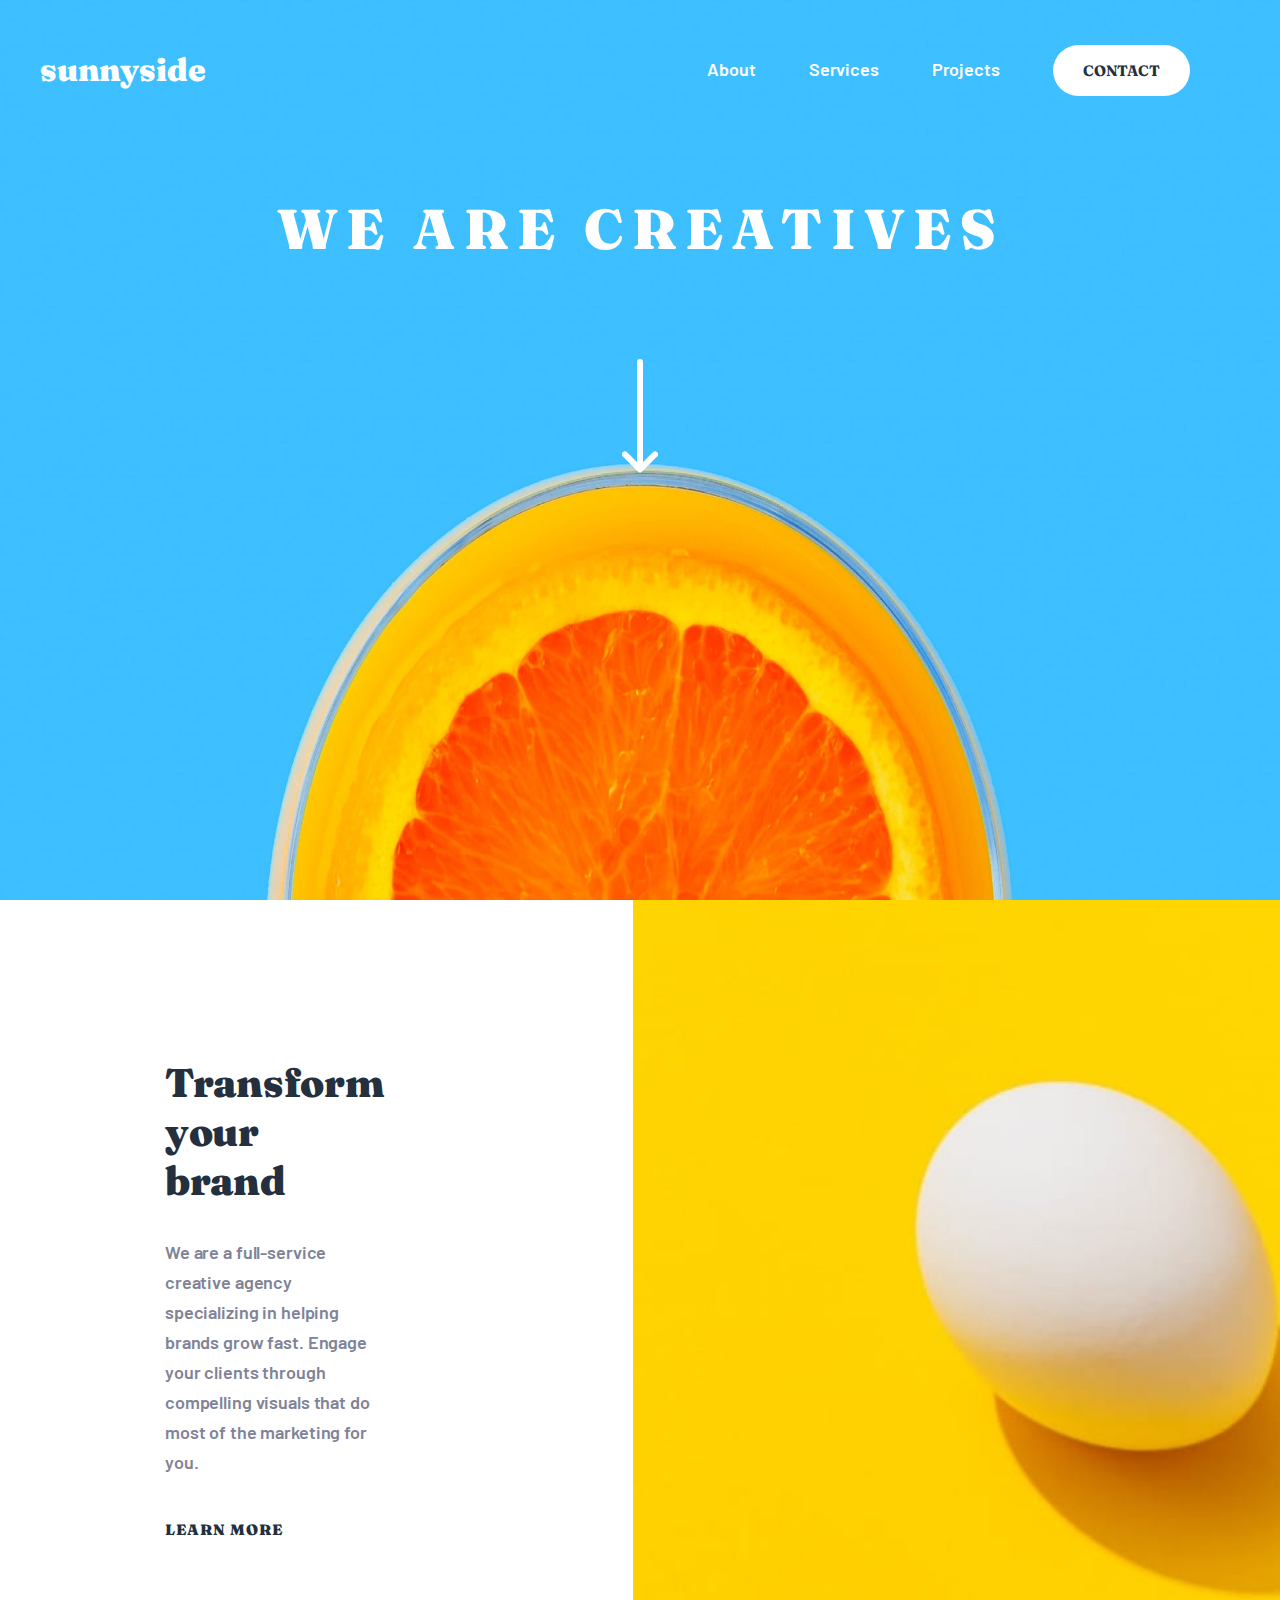
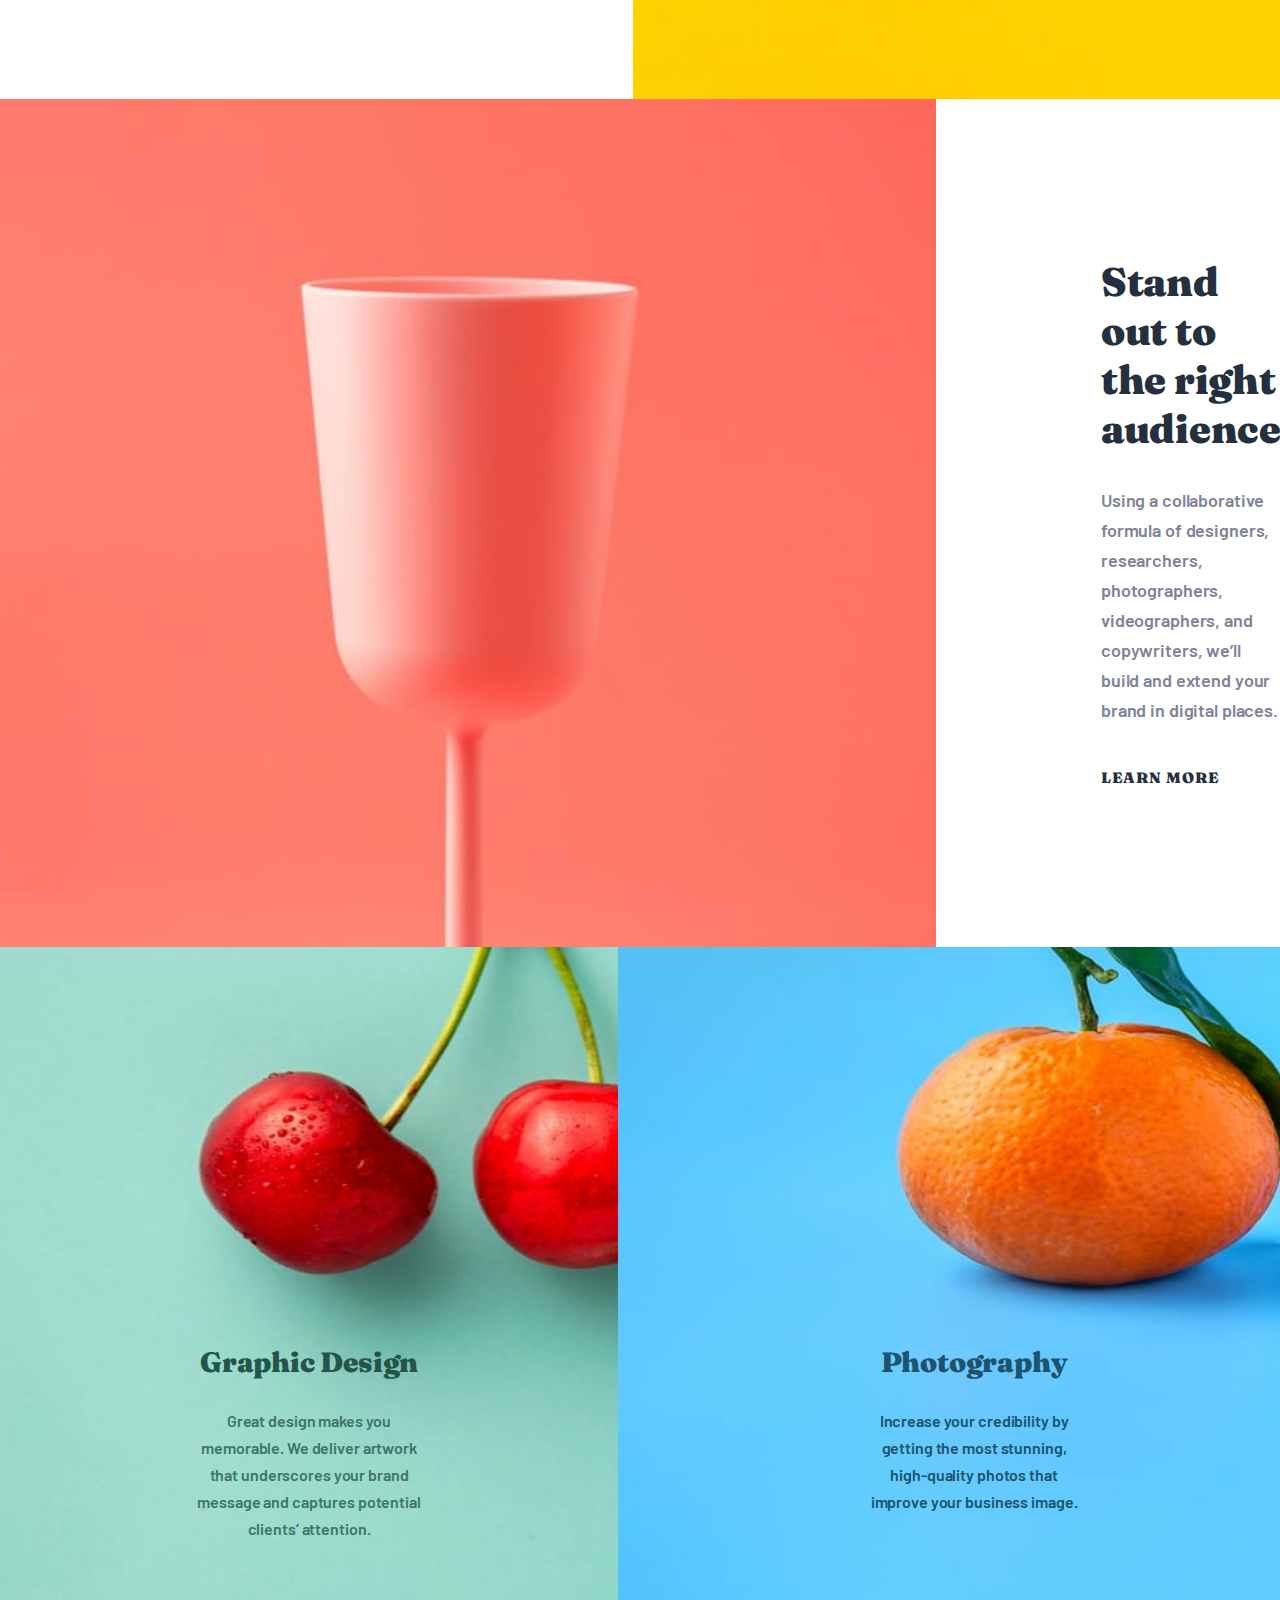
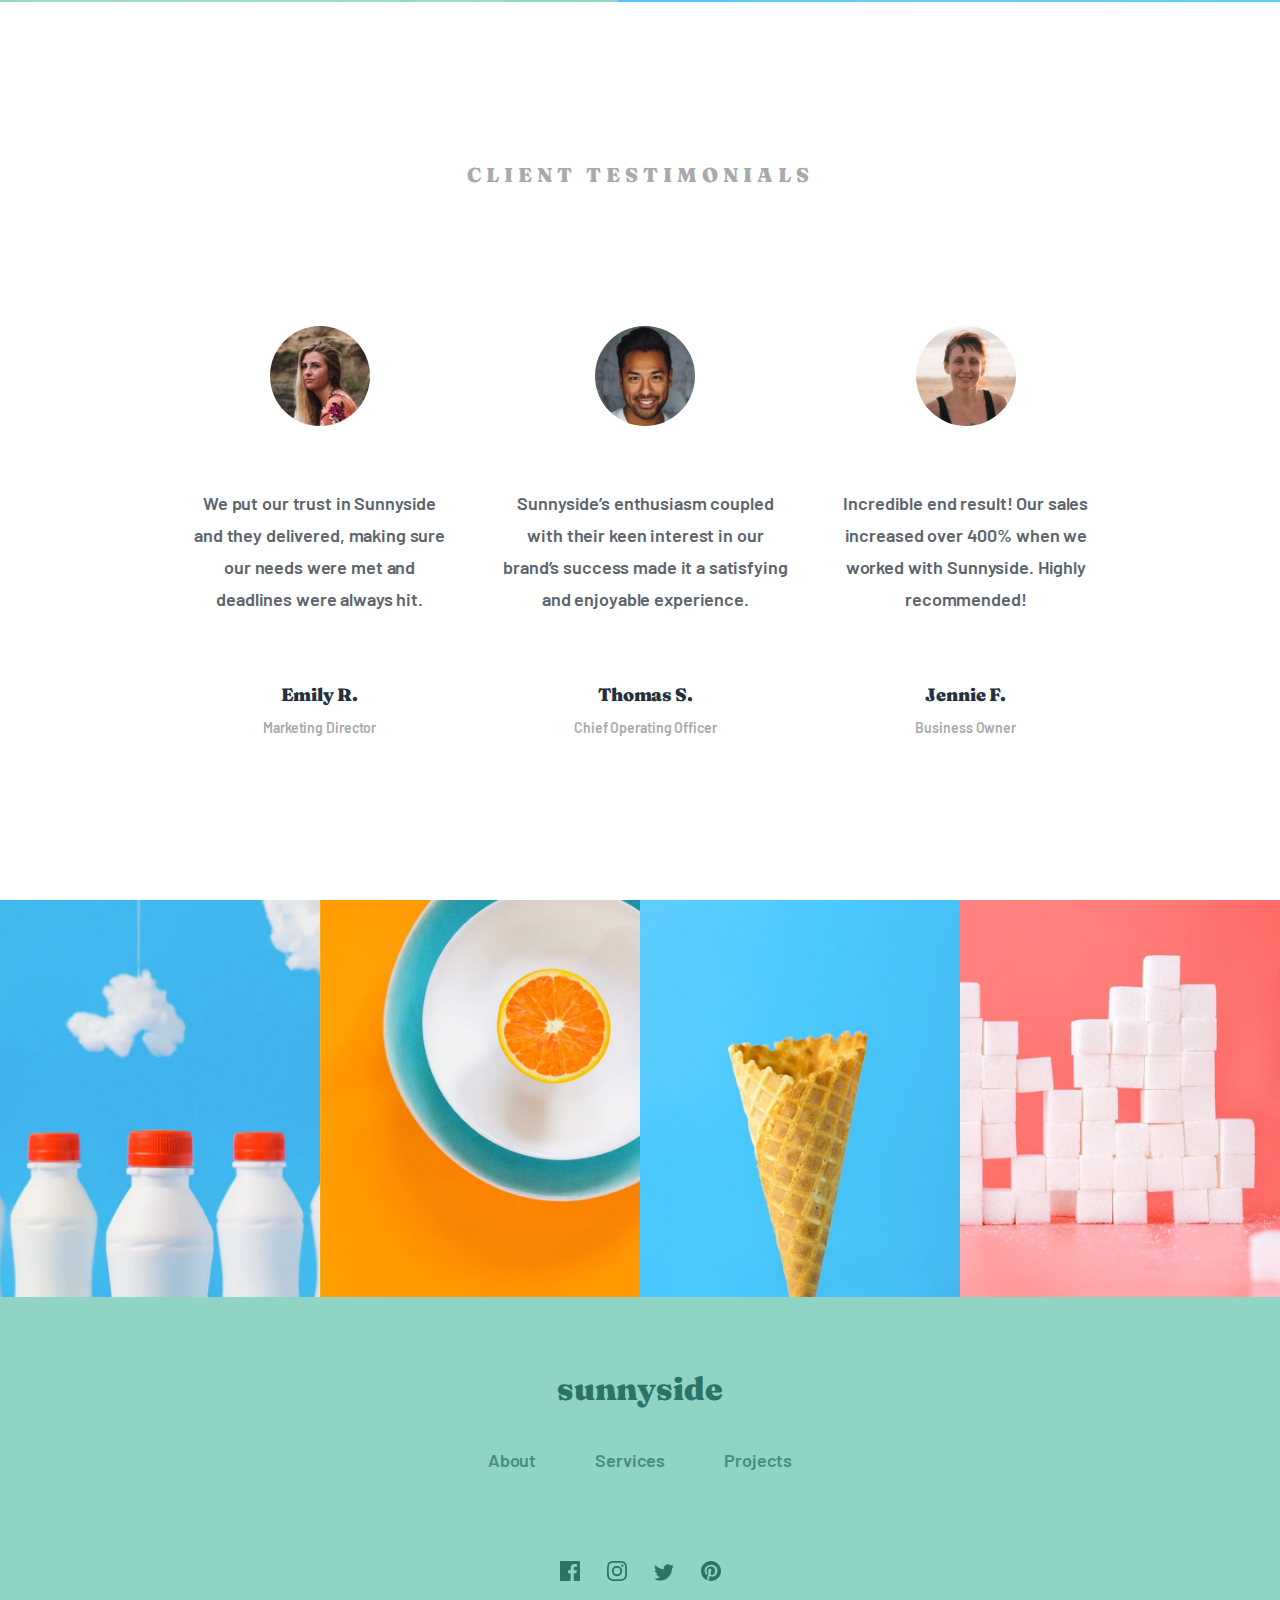
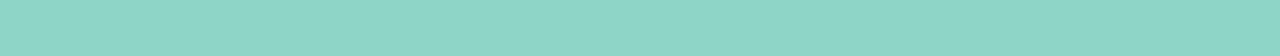
<file: casa-03/index.html>
<!DOCTYPE html>
<html lang="pt">

<head>
    <meta charset="UTF-8">
    <meta name="viewport" content="width=device-width, initial-scale=1.0">
    <title>Sunnyside</title>

    <link rel="preconnect" href="https://fonts.googleapis.com">
    <link rel="preconnect" href="https://fonts.gstatic.com" crossorigin>
    <link href="https://fonts.googleapis.com/css2?family=Barlow:wght@600&family=Fraunces:wght@700;900&display=swap"
        rel="stylesheet">

    <link rel="stylesheet" href="global.css">
    <link rel="stylesheet" href="styles.css">
</head>

<body>
    <div class="header">
        <div class="nav">
            <h1>sunnyside</h1>
            <nav>
                <a href="#">About</a>
                <a href="#">Services</a>
                <a href="#">Projects</a>
                <a class="contact" href="#">CONTACT</a>
            </nav>
        </div>
        <div class="hero-section">
            <h1>WE ARE CREATIVES</h1>
            <img src="assets/icon-arrow-down.svg" alt="seta para baixo">
        </div>
    </div>
    <div class="section">
        <div class="section-1">
            <div class="section-1-content-left">
                <h1>Transform your brand</h1>
                <p>
                    We are a full-service creative agency specializing in helping brands grow fast. Engage your clients
                    through compelling visuals that do most of the marketing for you.
                </p>
                <a href="#">Learn More</a>
            </div>
            <div class="section-1-content-right">
                <img src="assets/image-transform.jpg" alt="Imagem de um ovo">
            </div>
        </div>
        <div class="section-2">
            <div class="section-2-content-left">
                <img src="assets/image-stand-out.jpg" alt="Imagem de uma taça">
            </div>
            <div class="section-2-content-right">
                <h1>Stand out to the right audience</h1>
                <p>
                    Using a collaborative formula of designers, researchers, photographers, videographers, and
                    copywriters, we’ll build and extend your brand in digital places.
                </p>
                <a href="#">Learn More</a>
            </div>
        </div>
        <div class="section-3">
            <div class="section-3-content-left">
                <h1>Graphic Design</h1>
                <p>
                    Great design makes you memorable. We deliver artwork that underscores your brand message and
                    captures potential clients’ attention.
                </p>
            </div>
            <div class="section-3-content-right">
                <h1>Photography</h1>
                <p>
                    Increase your credibility by getting the most stunning, high-quality photos that improve your
                    business image.
                </p>
            </div>
        </div>
    </div>
    <div class="testimonials">
        <h1>CLIENT TESTIMONIALS</h1>
        <div class="clients">
            <div class="client-1">
                <img src="assets/image-emily.jpg" alt="cliente 1">
                <p>
                    We put our trust in Sunnyside and they delivered, making sure our needs were met and deadlines were
                    always hit.
                </p>
                <h1>Emily R.</h1>
                <span>Marketing Director</span>
            </div>
            <div class="client-2">
                <img src="assets/image-thomas.jpg" alt="cliente 2">
                <p>
                    Sunnyside’s enthusiasm coupled with their keen interest in our brand’s success made it a satisfying
                    and enjoyable experience.
                </p>
                <h1>Thomas S.</h1>
                <span>Chief Operating Officer</span>
            </div>
            <div class="client-3">
                <img src="assets/image-jennie.jpg" alt="cliente 3">
                <p>
                    Incredible end result! Our sales increased over 400% when we worked with Sunnyside. Highly
                    recommended!
                </p>
                <h1>Jennie F.</h1>
                <span>Business Owner</span>
            </div>
        </div>
    </div>
    <div class="image-section">
        <img src="assets/image-gallery-milkbottles.jpg" alt="garrafas de leite">
        <img src="assets/image-gallery-orange.jpg" alt="laranja">
        <img src="assets/image-gallery-cone.jpg" alt="cone de sorvete">
        <img src="assets/image-gallery-sugarcubes.jpg" alt="cubos de açucar">
    </div>
    <div class="footer">
        <h1>sunnyside</h1>
        <nav>
            <a href="#">About</a>
            <a href="#">Services</a>
            <a href="#">Projects</a>
        </nav>
        <div class="icones">
            <a href="#"><img src="assets/icon-facebook.svg" alt="icone do facebook"></a>
            <a href="#"><img src="assets/icon-instagram.svg" alt="icone do instagram"></a>
            <a href="#"><img src="assets/icon-twitter.svg" alt="icone do twitter"></a>
            <a href="#"><img src="assets/icon-pinterest.svg" alt="icone do pinterest"></a>
        </div>
    </div>
</body>

</html>
</file>
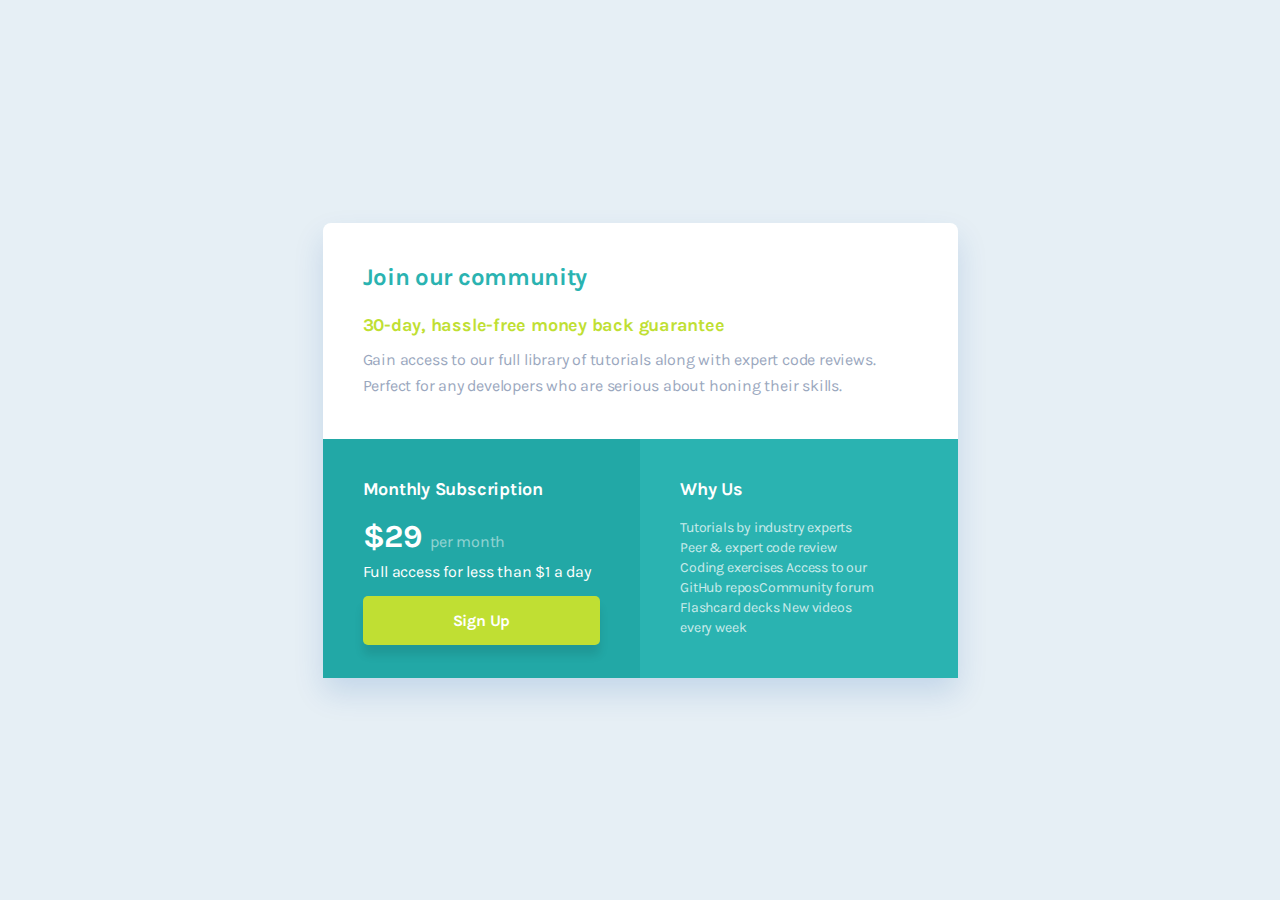
<file: classe-01/index.html>
<!DOCTYPE html>
<html lang="en">

<head>
    <meta charset="UTF-8">
    <meta name="viewport" content="width=device-width, initial-scale=1.0">
    <title>Join our community</title>

    <link rel="preconnect" href="https://fonts.googleapis.com">
    <link rel="preconnect" href="https://fonts.gstatic.com" crossorigin>
    <link href="https://fonts.googleapis.com/css2?family=Karla:wght@400;700&display=swap" rel="stylesheet">

    <link rel="stylesheet" href="styles.css">
    <link rel="stylesheet" href="global.css">
</head>

<body>
    <div class="card">
        <div class="card-header">
            <h1>Join our community</h1>
            <h2>30-day, hassle-free money back guarantee</h2>
            <p>
                Gain access to our full library of tutorials along with expert code reviews. Perfect for any developers
                who are serious about honing their skills.
            </p>
        </div>
        <div class="card-content">
            <div class="card-content-left">
                <h1>Monthly Subscription</h1>
                <h1 class="preco">$29 <span>per month</span></h1>
                <p>Full access for less than $1 a day</p>
                <a href="#">Sign Up</a>
            </div>
            <div class="card-content-right">
                <h1>Why Us</h1>
                <p>
                    Tutorials by industry experts Peer & expert code review Coding exercises Access to our GitHub
                    reposCommunity forum Flashcard decks New videos every week
                </p>
            </div>
        </div>
    </div>
</body>

</html>
</file>
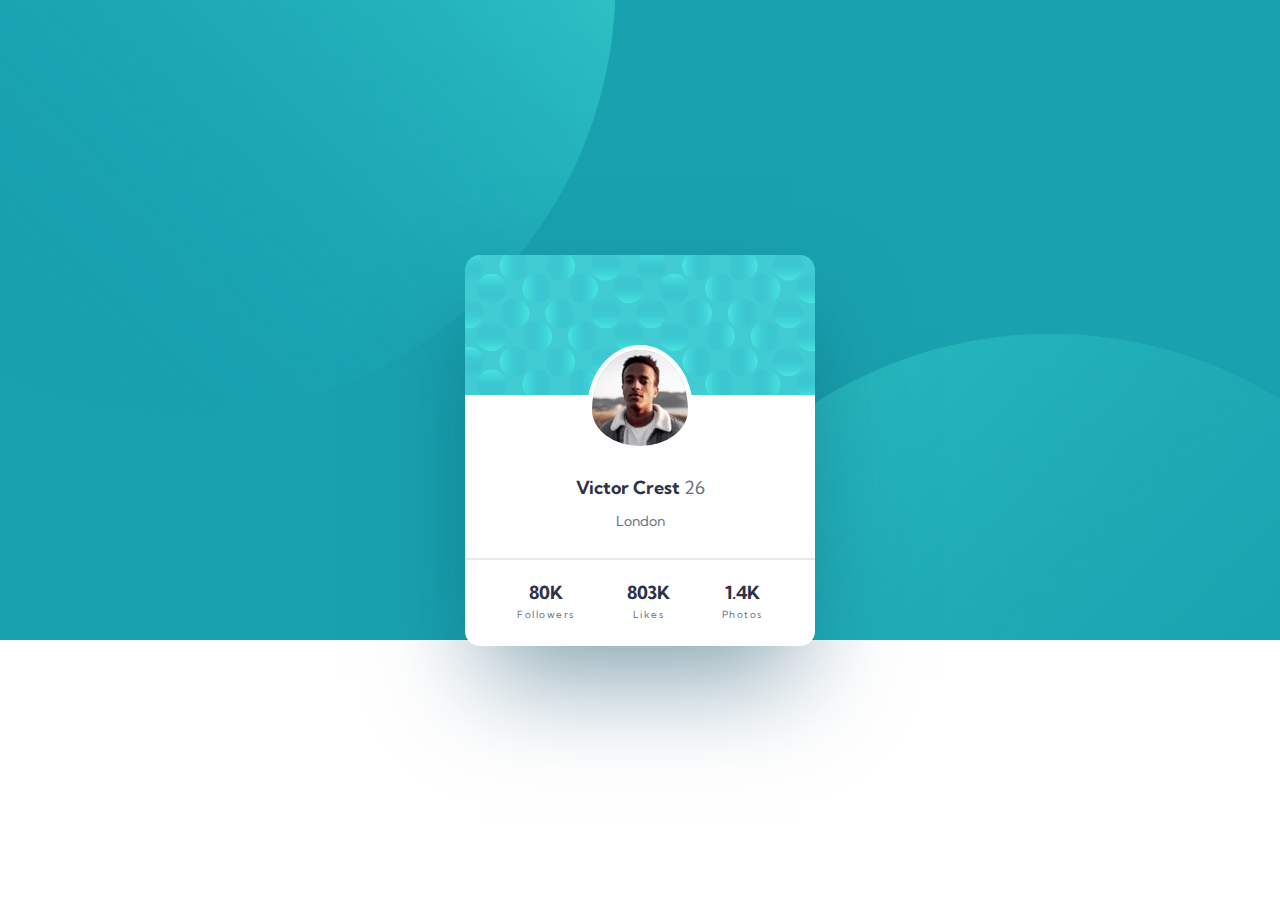
<file: classe-02/index.html>
<!DOCTYPE html>
<html lang="pt">

<head>
    <meta charset="UTF-8">
    <meta name="viewport" content="width=device-width, initial-scale=1.0">
    <title>Card de Perfil</title>

    <link rel="preconnect" href="https://fonts.googleapis.com">
    <link rel="preconnect" href="https://fonts.gstatic.com" crossorigin>
    <link href="https://fonts.googleapis.com/css2?family=Kumbh+Sans:wght@400;700&display=swap" rel="stylesheet">

    <link rel="stylesheet" href="global.css">
    <link rel="stylesheet" href="styles.css">
</head>

<body>
    <div class="card">
        <div class="card-header">
            <img src="assets/bg-pattern-card.svg" alt="fundo">
        </div>
        <div class="card-content">
            <img src="assets/image-victor.jpg" alt="Imagem de Perfil">
            <h1>Victor Crest <span>26</span></h1>
            <span class="country">London</span>
        </div>
        <div class="card-footer">
            <div class="followers">
                <h1>80K</h1>
                <span>Followers</span>
            </div>
            <div class="likes">
                <h1>803K</h1>
                <span>Likes</span>
            </div>
            <div class="photos">
                <h1>1.4K</h1>
                <span>Photos</span>
            </div>
        </div>
    </div>
</body>

</html>
</file>
<file: casa-03/global.css>
*{
    padding: 0;
    margin: 0;
    box-sizing: border-box;
    font-family: 'Barlow', sans-serif;
}

h1{
    font-family: 'Fraunces', serif;
}
</file>
<file: casa-03/styles.css>
body{
    display: flex;
    flex-direction: column;

    min-height: 100vh;
}

.header{
    background-image: url('assets/image-header.jpg');
    background-repeat: no-repeat;
    background-size: 100% 100%;

    min-height: 100vh;

    display: flex;
    flex-direction: column;

    padding-top: 50px;
    padding-left: 40px;
    padding-right: 40px;
}

.nav {
    display: flex;
    align-items: center;
    justify-content: space-between;
}
.nav h1{
    font-family: 'Fraunces', serif;
    font-style: normal;
    font-weight: 900;
    color: #FFFFFF;
}
.nav a{
    font-style: normal;
    text-decoration: none;
    font-weight: 600;
    font-size: 18px;
    line-height: 25px;    
    letter-spacing: -0.128571px;   
    color: #FFFFFF;

    margin-right: 50px;
}
.nav a.contact{
    font-family: 'Fraunces', serif;
    font-style: normal;
    font-weight: bold;
    font-size: 15px;
    line-height: 25px;
    letter-spacing: -0.107143px;
    text-transform: uppercase; 
    color: #24303E;

    background: #FFFFFF;
    border-radius: 28px;

    padding: 16px 30px;
}

.hero-section{
    display: flex;
    flex-direction: column;
    align-items: center;
    justify-content: center;

    padding-top: 105px;
}
.hero-section h1{
    font-family: 'Fraunces', serif;
    font-style: normal;
    font-weight: 900;
    font-size: 56px;
    line-height: 69px;
    text-align: center;
    letter-spacing: 8.75px;
    text-transform: uppercase; 
    color: #FFFFFF;
    
    margin-bottom: 96px;
}

.section{
    display: flex;
    flex-direction: column;
}

.section-1 {
    display: flex;
}
.section-1-content-left {
    text-align: left;
    padding: 158px 250px 157px 165px;
}
.section-1-content-left h1{
    font-family: 'Fraunces', serif;
    font-style: normal;
    font-weight: 900;
    font-size: 40px;
    line-height: 49px;
    letter-spacing: -0.285714px;
    color: #24303E;

    margin-bottom: 32px;
}
.section-1-content-left p{
    font-style: normal;
    font-weight: 600;
    font-size: 18px;
    line-height: 30px; 
    letter-spacing: -0.128571px;   
    color: #808397;

    margin-bottom: 40px;
}
.section-1-content-left a{
    font-family: 'Fraunces', serif;
    text-decoration: none;
    font-style: normal;
    font-weight: 900;
    font-size: 15px;
    line-height: 25px; 
    letter-spacing: 1px;
    text-transform: uppercase;  
    color: #24303E;
}
.section-1-content-right img{
    width: 105vh;
    height: 100%;
}

.section-2{
    display: flex;
}
.section-2-content-left img{
    width: 104vh;
    height: 100%;
}
.section-2-content-right{
    text-align: left;
    padding: 158px 250px 157px 165px;
}
.section-2-content-right h1{
    font-family: 'Fraunces', serif;
    font-style: normal;
    font-weight: 900;
    font-size: 40px;
    line-height: 49px;
    letter-spacing: -0.285714px;
    color: #24303E;

    margin-bottom: 32px;
}
.section-2-content-right p{
    font-style: normal;
    font-weight: 600;
    font-size: 18px;
    line-height: 30px; 
    letter-spacing: -0.128571px;   
    color: #808397;

    margin-bottom: 40px;
}
.section-2-content-right a{
    font-family: 'Fraunces', serif;
    text-decoration: none;
    font-style: normal;
    font-weight: 900;
    font-size: 15px;
    line-height: 25px; 
    letter-spacing: 1px;
    text-transform: uppercase;  
    color: #24303E;
}

.section-3{
    display: flex;
    text-align: center;
}
.section-3-content-left{
    background-image: url('assets/image-graphic-design.jpg');
    background-repeat: no-repeat;
    background-size: 104vh 100%;

    width: 104vh;

    padding: 398px 190px 60px 190px;
}
.section-3-content-left h1{
    font-family: 'Fraunces', serif;
    font-style: normal;
    font-weight: 900;
    font-size: 28px;
    line-height: 35px;
    text-align: center;
    letter-spacing: -0.2px;   
    color: #24554A;

    margin-bottom: 27px;
}
.section-3-content-left p{
    font-style: normal;
    font-weight: 600;
    font-size: 16px;
    line-height: 27px; 
    text-align: center;
    letter-spacing: -0.114286px;   
    color: #3E7467;
}

.section-3-content-right{
    background-image: url('assets/image-photography.jpg');
    background-repeat: no-repeat;
    background-size: 105vh 100%;

    width: 105vh;

    padding: 398px 200px 60px 250px;
}
.section-3-content-right h1{
    font-family: 'Fraunces', serif;
    font-style: normal;
    font-weight: 900;
    font-size: 28px;
    line-height: 35px;  
    text-align: center;
    letter-spacing: -0.2px;  
    color: #052C3B;  
    mix-blend-mode: normal;
    opacity: 0.75;

    margin-bottom: 27px;
}
.section-3-content-right p{
    font-style: normal;
    font-weight: 600;
    font-size: 16px;
    line-height: 27px;  
    text-align: center;
    letter-spacing: -0.114286px;  
    color: #19536C;
}

.testimonials{
    text-align: center;

    padding: 160px 165px;
}
.testimonials h1{
    font-family: 'Fraunces', serif;
    font-style: normal;
    font-weight: 900;
    font-size: 20px;
    line-height: 25px;  
    text-align: center;
    letter-spacing: 5px; 
    color: #A7AAAD;

    margin-bottom: 81px;
}

.clients{
    display: flex;
}
.client-1 img, .client-2 img, .client-3 img {
    border-radius: 50%;
    width: 100px;

    margin: 58px;
}
.client-1 p, .client-2 p, .client-3 p{
    font-style: normal;
    font-weight: 600;
    font-size: 18px;
    line-height: 32px;  
    text-align: center;
    letter-spacing: -0.128571px;  
    color: #5B636D;

    padding: 0px 25px;
    margin-bottom: 69px;
}
.client-1 h1, .client-2 h1, .client-3 h1{
    font-family: 'Fraunces', serif;
    font-style: normal;
    font-weight: 900;
    font-size: 18px;
    line-height: 22px;
    text-align: center;
    letter-spacing: -0.128571px;
    color: #24303E;

    margin-bottom: 9px;
}

.client-1 span, .client-2 span, .client-3 span{
    font-style: normal;
    font-weight: 600;
    font-size: 14px;
    line-height: 25px;
    text-align: center;
    letter-spacing: -0.1px; 
    color: #A7AAAD;
}

.image-section {
    display: flex;
}
.image-section img{
    width: 25%;
}

.footer{
    background: #90D4C6;
    text-align: center;

    padding: 72px 0px;
}
.footer h1{
    font-family: 'Fraunces', serif;
    font-style: normal;
    font-weight: 900;
    color: #2C7566;

    margin-bottom: 40px;
}
.footer nav{
    margin-bottom: 88px;
}
.footer nav a{
    font-style: normal;
    font-weight: 600;
    font-size: 18px;
    line-height: 25px;   
    letter-spacing: -0.128571px;   
    text-decoration: none;
    color: #458D7E;

    margin: 0 28px;
}

.icones img {
    margin: 0 12px;
}
</file>
<file: classe-01/styles.css>
body{
    background-color: #E6EFF5;
    height: 100vh;

    display: flex;
    align-items: center;
    justify-content: center;
}

.card{
    width: 635px;
    background: #FFFFFF;
    box-shadow: 0px 15px 30px rgba(0, 81, 171, 0.148847);
    border-radius: 8px;
}

.card-header{
    padding: 40px;
}
.card-header h1{
    font-style: normal;
    font-weight: bold;
    font-size: 24px;
    line-height: 28px;
    letter-spacing: -0.3px;
    color: #2AB3B1;    

    margin-bottom: 24px;
}
.card-header h2{
    font-style: normal;
    font-weight: bold;
    font-size: 18px;
    line-height: 21px;
    letter-spacing: -0.225px; 
    color: #C0DF33;   
    
    margin-bottom: 11px;
}
.card-header p{
    font-style: normal;
    font-weight: normal;
    font-size: 16px;
    line-height: 26px;
    letter-spacing: -0.2px;
    color: #9AA7BE;
}

.card-content{
    display: flex;
    background: #2AB3B1;
}

.card-content-left{
    background: #22a8a6;
    padding: 40px;
    flex-shrink: 0;
}
.card-content-left h1 {
    font-style: normal;
    font-weight: bold;
    font-size: 18px;
    line-height: 21px;
    letter-spacing: -0.225px;  
    color: #FFFFFF;    

    margin-bottom: 18px;
}
.card-content-left h1.preco{
    font-style: normal;
    font-weight: bold;
    font-size: 32px;
    line-height: 37px;
    letter-spacing: -0.4px;
    color: #FFFFFF;
    
    margin-bottom: 4px;
}
.card-content-left span{
    font-style: normal;
    font-weight: normal;
    font-size: 16px;
    line-height: 26px;
    letter-spacing: -0.2px;
    color: #FFFFFF;
    mix-blend-mode: normal;
    opacity: 0.5;
}
.card-content-left p{
    font-style: normal;
    font-weight: normal;
    font-size: 16px;
    line-height: 26px;  
    letter-spacing: -0.2px;  
    color: #FFFFFF;

    margin-bottom: 26px;
}
.card-content-left a{
    font-style: normal;
    font-weight: bold;
    font-size: 16px;
    line-height: 19px;   
    letter-spacing: -0.2px;   
    color: #FFFFFF;
    text-decoration: none;

    background: #C0DF33;
    box-shadow: 0px 10px 10px rgba(0, 0, 0, 0.0973011);
    border-radius: 5px;

    padding: 15px 90px;
}

.card-content-right{
    padding: 40px;
}
.card-content-right h1{
    font-style: normal;
    font-weight: bold;
    font-size: 18px;
    line-height: 21px; 
    letter-spacing: -0.225px;  
    color: #FFFFFF;  

    margin-bottom: 18px;
}
.card-content-right p{
    font-style: normal;
    font-weight: normal;
    font-size: 14px;
    line-height: 20px;   
    letter-spacing: -0.175px;   
    color: #FFFFFF;  
    mix-blend-mode: normal;
    opacity: 0.75;

    padding-right: 40px;
}
</file>
<file: classe-01/global.css>
*{
    padding: 0;
    margin: 0;
    box-sizing: border-box;
    font-family: 'Karla', sans-serif;
}
</file>
<file: classe-02/global.css>
*{
    padding: 0;
    margin: 0;
    box-sizing: border-box;
    font-family: 'Kumbh Sans', sans-serif;
}
</file>
<file: classe-02/styles.css>
body{
    background-image: url('assets/background.jpg');
    background-repeat: no-repeat;
    background-size: 100%;

    height: 100vh;

    display: flex;
    align-items: center;
    justify-content: center;
    text-align: center;
}

.card{
    width: 350px;
    box-shadow: 0px 50px 100px -20px rgba(8, 70, 94, 0.504835);
    border-radius: 15px;
    
    display: flex;
    flex-direction: column;
}

.card-header img{
    width: 100%;
    height: 100%;
    border-top-left-radius: 15px;
    border-top-right-radius: 15px;
}

.card-content{
    background: #FFFFFF;
    padding-bottom: 28px;
    margin-top: -4px;
}
.card-content img{
    margin-top: -50px;
    border-radius: 50%;
    border: 5px solid #FFFFFF;

    padding-bottom: 24px;
}
.card-content h1{
    font-style: normal;
    font-weight: bold;
    font-size: 18px;
    line-height: 18px;
    text-align: center;
    color: #2E3349;

    padding-bottom: 13px;
}
.card-content span{
    font-style: normal;
    font-weight: normal;
    font-size: 18px;
    line-height: 18px;
    text-align: center;
    color: #6B7082;
}
.card-content span.country{
    font-family: Kumbh Sans;
    font-style: normal;
    font-weight: normal;
    font-size: 14px;
    line-height: 14px; 
    text-align: center;   
    color: #6B7082;
}

.card-footer{
    border-top: 2px solid #E8E9EC;
    background-color: #FFFFFF;
    border-bottom-left-radius: 15px;
    border-bottom-right-radius: 15px;

    display: flex;
    flex-direction: row;
    align-items: center;
    justify-content: space-evenly;

    padding-top: 24px;
    padding-bottom: 24px;
}
.card-footer h1{
    font-style: normal;
    font-weight: bold;
    font-size: 18px;
    line-height: 18px;
    text-align: center;
    color: #2E3349;
}
.card-footer span{
    font-style: normal;
    font-weight: normal;
    font-size: 10px;
    line-height: 10px;
    text-align: center;
    letter-spacing: 1.5px;
    color: #6B7082;
}
</file>
